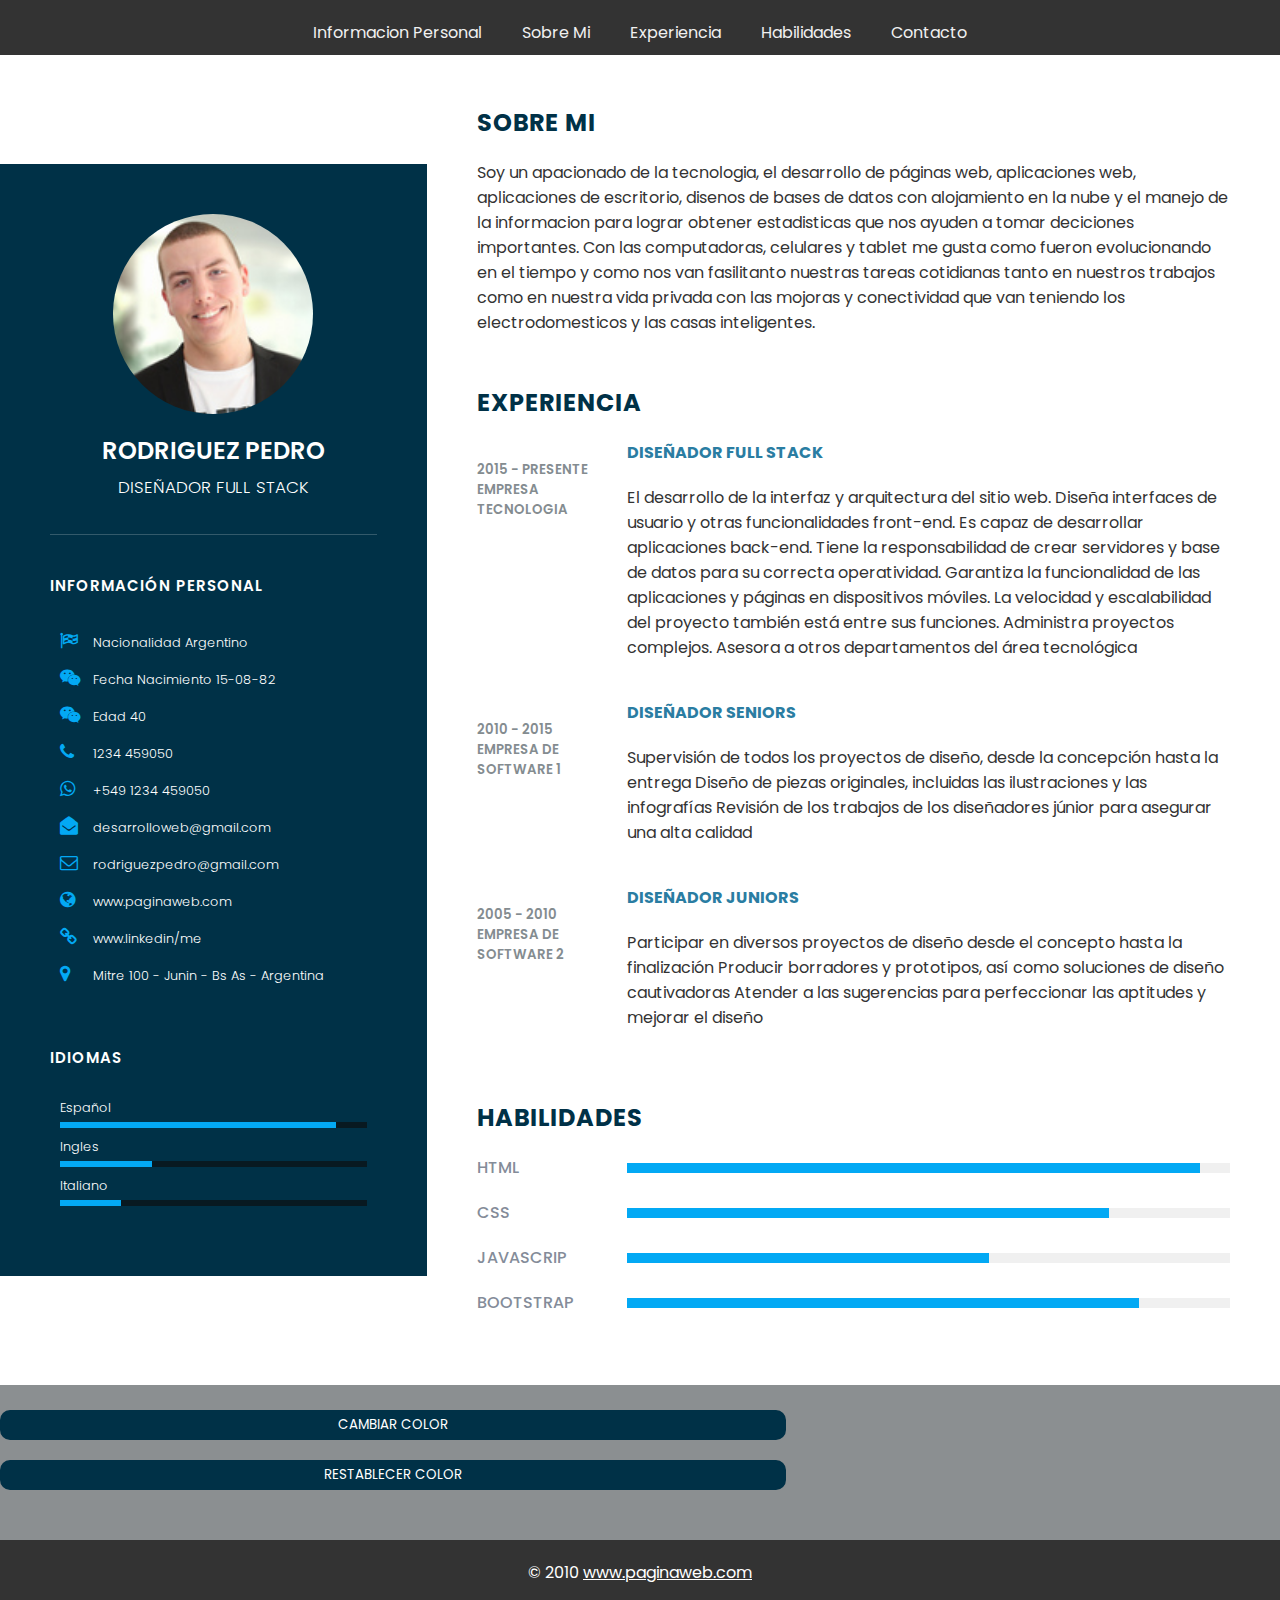
<file: index.html>
<!DOCTYPE html>
<html lang="es">
    <head>
        <meta charset="UTF-8">
        <meta http-equiv="X-UA-Compatible" content="IE=edge">
        <meta name="viewport" content="width=device-width, initial-scale=1.0">
        <title>Página Web HTML, CSS y JAVASCRIP.</title>
        <link rel="stylesheet" href="https://cdnjs.cloudflare.com/ajax/libs/font-awesome/4.7.0/css/font-awesome.css" integrity="sha512-5A8nwdMOWrSz20fDsjczgUidUBR8liPYU+WymTZP1lmY9G6Oc7HlZv156XqnsgNUzTyMefFTcsFH/tnJE/+xBg==" crossorigin="anonymous" referrerpolicy="no-referrer" />
        <link rel="stylesheet" href="./css/estilos.css">
    </head>
    <body>
        
        <header id="menu-header">
		
            <!--Menu-->
            <nav>
                <ul>
                    <li><a href="#ref_info">Informacion Personal</a></li>
                    <li><a href="#ref_sobre">Sobre Mi</a></li>
                    <li><a href="#ref_exper">Experiencia</a></li>
                    <li><a href="#ref_habil">Habilidades</a></li>
                    <li><a href="contacto.html">Contacto</a></li>
                </ul>
            </nav>
                               
        </header>

        <div class="contenedor">

            <!--Lado Izquierdo del Formulario-->
            <div class="lado_izquierdo">
                <div class="perfil">
                    <div class="imgBx">
                        <img src="./imagenes/Foto.jpg">
                    </div>    
                    <h2>Rodriguez Pedro<br><span>Diseñador full stack</span></h2>
                </div>

                <!--Informacion Personal-->
                <div class="infoPersonal" id="ref_info">
                    <h3 class="titulo">Información Personal</h3>
                    <ul>
                        <li>
                            <span class="icono"><i class="fa fa-flag-checkered" aria-hidden="true"></i></span>
                            <span class="texto">Nacionalidad Argentino</span>
                        </li>
                        <li>
                            <span class="icono"><i class="fa fa-weixin" aria-hidden="true"></i></span>
                            <span class="texto">Fecha Nacimiento 15-08-82</span>
                        </li>
                        <li>
                            <span class="icono"><i class="fa fa-weixin" aria-hidden="true"></i></span>
                            <span class="texto">Edad 40</span>
                        </li>
                        <li>
                            <span class="icono"><i class="fa fa-phone" aria-hidden="true"></i></span>
                            <span class="texto">1234 459050</span>
                        </li>
                        <li>
                            <span class="icono"><i class="fa fa-whatsapp" aria-hidden="true"></i></span>
                            <span class="texto">+549 1234 459050</span>
                        </li>
                        <li>
                            <span class="icono"><i class="fa fa-envelope-open" aria-hidden="true"></i></span>
                            <span class="texto">desarrolloweb@gmail.com</span>
                        </li>
                        <li>
                            <span class="icono"><i class="fa fa-envelope-o" aria-hidden="true"></i></span>
                            <span class="texto">rodriguezpedro@gmail.com</span>
                        </li>
                        <li>
                            <span class="icono"><i class="fa fa-globe" aria-hidden="true"></i></span>
                            <span class="texto">www.paginaweb.com</span>
                        </li>
                        <li>
                            <span class="icono"><i class="fa fa-link" aria-hidden="true"></i></span>
                            <span class="texto">www.linkedin/me</span>
                        </li>
                        <li>
                            <span class="icono"><i class="fa fa-map-marker" aria-hidden="true"></i></span>
                            <span class="texto">Mitre 100 - Junin - Bs As - Argentina</span>
                        </li>
                    </ul>
                </div>

                <div class="infoPersonal idiomas">
                    <h3 class="titulo">Idiomas</h3>
                    <ul>
                        <li>
                            <span class="texto">Español</span>
                            <span class="nivel">
                                <div style="width: 90%;"></div>
                            </span>
                        </li>
                        <li>
                            <span class="texto">Ingles</span>
                            <span class="nivel">
                                <div style="width: 30%;"></div>
                            </span>
                        </li>
                        <li>
                            <span class="texto">Italiano</span>
                            <span class="nivel">
                                <div style="width: 20%;"></div>
                            </span>
                        </li>
                    </ul>
                </div>

            </div>

            <!--Lado Derecho del Formulario-->
            <div class="lado_derecho">
                <!--Sobre Mi-->
                <div class="sobreMi" id="ref_sobre">
                    <h2 class="titulo2">Sobre Mi</h2>
                    <P>Soy un apacionado de la tecnologia, el desarrollo de páginas web, aplicaciones web,
                    aplicaciones de escritorio, disenos de bases de datos con alojamiento en la nube y el manejo 
                    de la informacion para lograr obtener estadisticas que nos ayuden a tomar deciciones importantes.   
                    Con las computadoras, celulares y tablet me gusta como fueron evolucionando en el tiempo y como 
                    nos van fasilitanto nuestras tareas cotidianas tanto en nuestros trabajos como en nuestra vida 
                    privada con las mojoras y conectividad que van teniendo los electrodomesticos y las casas inteligentes.</P>
                </div>
                <!--Experiencia-->
                <div class="sobreMi Experiencia" id="ref_exper">
                    <h2 class="titulo2">Experiencia</h2>
                    <div class="caja">
                        <div class="añosdeTrabajo">
                            <h5>2015 - Presente</h5>    
                            <h5>Empresa Tecnologia</h5>
                        </div>
                        <div class="texto">
                            <h4>Diseñador full stack</h4>
                            <p>El desarrollo de la interfaz y arquitectura del sitio web.
                                Diseña interfaces de usuario y otras funcionalidades front-end.
                                Es capaz de desarrollar aplicaciones back-end.
                                Tiene la responsabilidad de crear servidores y base de datos para su correcta operatividad.
                                Garantiza la funcionalidad de las aplicaciones y páginas en dispositivos móviles.
                                La velocidad y escalabilidad del proyecto también está entre sus funciones.
                                Administra proyectos complejos.
                                Asesora a otros departamentos del área tecnológica</p>
                        </div>
                    </div>
                    <div class="caja">
                        <div class="añosdeTrabajo">
                            <h5>2010 - 2015</h5>    
                            <h5>Empresa de software 1</h5>
                        </div>
                        <div class="texto">
                            <h4>Diseñador Seniors</h4>
                            <p>Supervisión de todos los proyectos de diseño, desde la concepción hasta la entrega
                                Diseño de piezas originales, incluidas las ilustraciones y las infografías
                                Revisión de los trabajos de los diseñadores júnior para asegurar una alta calidad</p>
                        </div>
                    </div>
                    <div class="caja">
                        <div class="añosdeTrabajo">
                            <h5>2005 - 2010</h5>    
                            <h5>Empresa de software 2</h5>
                        </div>
                        <div class="texto">
                            <h4>Diseñador Juniors</h4>
                            <p>Participar en diversos proyectos de diseño desde el concepto hasta la finalización
                                Producir borradores y prototipos, así como soluciones de diseño cautivadoras
                                Atender a las sugerencias para perfeccionar las aptitudes y mejorar el diseño</p>
                        </div>
                    </div>
                </div>
                <!--Habilidades-->
                <div class="sobreMi habilidades" id="ref_habil">
                    <h2 class="titulo2">Habilidades</h2>
                    <div class="caja">
                        <h4>HTML</h4>
                        <div class="nivel">
                            <div style="width: 95%;"></div>
                        </div>
                    </div>
                    <div class="caja">
                        <h4>CSS</h4>
                        <div class="nivel">
                            <div style="width: 80%;"></div>
                        </div>
                    </div>
                    <div class="caja">
                        <h4>JavaScrip</h4>
                        <div class="nivel">
                            <div style="width: 60%;"></div>
                        </div>
                    </div>
                    <div class="caja">
                        <h4>Bootstrap</h4>
                        <div class="nivel">
                            <div style="width: 85%;"></div>
                        </div>
                    </div>
                </div>
            </div>
        </div>

        <div Class="barrabotones">
            <button type="button" id="boton_cambiarcolor">Cambiar Color</button>
            <button type="button" id="boton_pordefecto">Restablecer Color</button>
        </div>
        
        <script src="js/funciones.js"></script>

        <footer id="Pie-Pagina">
            <p>&copy; 2010 <a href="http://www.paginaweb.com">www.paginaweb.com</a></p>
        </footer> 
            
    </body>

</html>
</file>
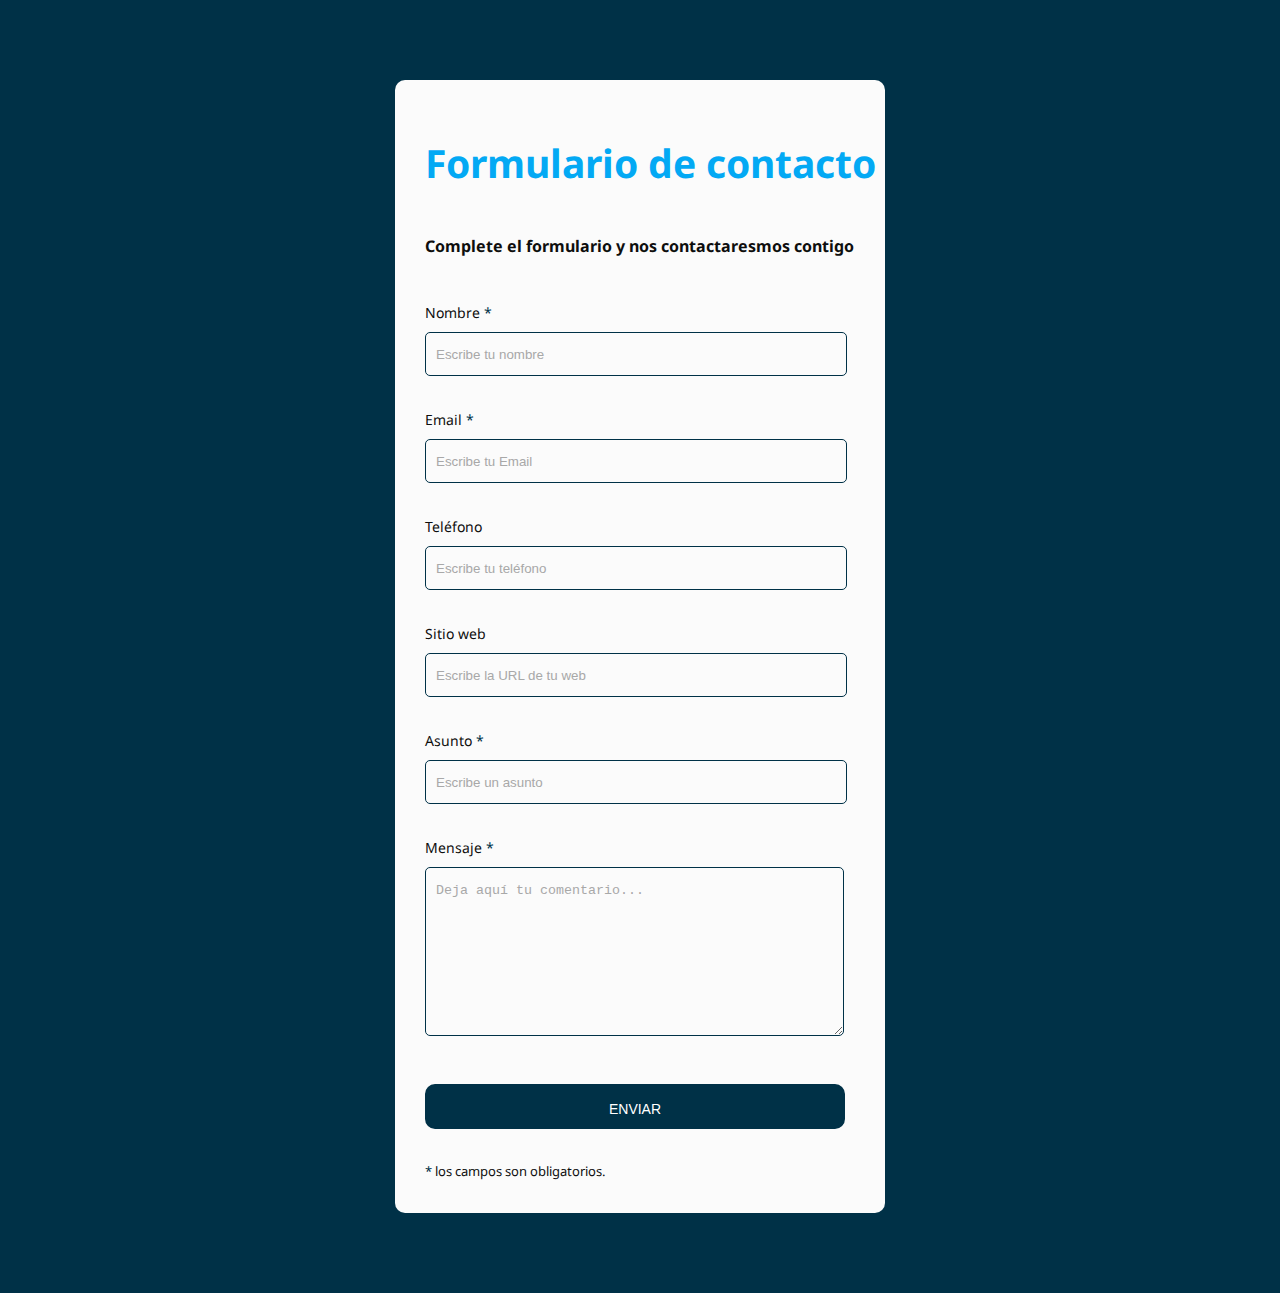
<file: Contacto.html>
<!DOCTYPE html>
<html lang="es">
<head>
    <meta charset="UTF-8">
    <meta http-equiv="X-UA-Compatible" content="IE=edge">
    <meta name="viewport" content="width=device-width, initial-scale=1.0">
    <title>Formulario de contacto</title>
    <link rel="stylesheet" type="text/css" href="./css/formcontactos.css">
</head>
<body>

    <div class="contacto_form">

       <div class="formulario">      
         <h1>Formulario de contacto</h1>
         <h3>Complete el formulario y nos contactaresmos contigo</h3>

         <form action="formulario" method="post">       
         
            <p>
              <label for="nombre" class="colocar_nombre">Nombre
                <span class="obligatorio">*</span>
              </label>
              <input type="text" name="introducir_nombre" id="nombre" required="obligatorio" placeholder="Escribe tu nombre">
            </p>
              
            <p>
              <label for="email" class="colocar_email">Email
                <span class="obligatorio">*</span>
              </label>
              <input type="email" name="introducir_email" id="email" required="obligatorio" placeholder="Escribe tu Email">
            </p>
            
            <p>
              <label for="telefone" class="colocar_telefono">Teléfono</label>
              <input type="tel" name="introducir_telefono" id="telefono" placeholder="Escribe tu teléfono">
            </p>    
              
            <p>
              <label for="website" class="colocar_website">Sitio web</label>
              <input type="url" name="introducir_website" id="website" placeholder="Escribe la URL de tu web">
            </p>    
              
            <p>
              <label for="asunto" class="colocar_asunto">Asunto
               <span class="obligatorio">*</span>
              </label>
              <input type="text" name="introducir_asunto" id="assunto" required="obligatorio" placeholder="Escribe un asunto">
            </p>    
              
            <p>
              <label for="mensaje" class="colocar_mensaje">Mensaje
               <span class="obligatorio">*</span>
              </label>                     
              <textarea name="introducir_mensaje" class="texto_mensaje" id="mensaje" required="obligatorio" placeholder="Deja aquí tu comentario..."></textarea> 
            </p>                    
              
            <button type="submit" name="enviar_formulario" id="enviar"><p>Enviar</p></button>
            <p class="aviso">
              <span class="obligatorio"> * </span>los campos son obligatorios.
            </p>          
            
          </form>
    </div>  
  </div>

</body>
</html>
</file>
<file: css/estilos.css>
@import url('https://fonts.googleapis.com/css?family=poppins:200,300,400,500,600,700,800,900&display=swap');
* {
  box-sizing:  border-box;
  margin: 0;
  padding: 0;
  box-sizing: border-box;
  font-family: 'Poppins', sans-serif;
}

header{
    position: sticky; 
    padding-top: 20px;
    padding-bottom: 20px;
    background: #fff;
    Background-color: #99CCFF;
 }

 nav{
    background: #333;
	color: white;
    height: 80px;
	width: 100%;     
	left: 0;         
	top: 0;          
	position: fixed; 
    max-width: 1700px;
    margin: auto;
}

 nav ul{
    display:inline-flex;
    justify-content: center;
    list-style: none;
    width: 100%;
 }

nav ul li{
    display: inline-block;
    text-align: center;
}

nav ul li a{
    text-decoration: none;
    color: #f0f0f0;
    padding: 20px;
    display: block;
}

nav ul li a:hover{
    background: #003147;
}

body{
    display: block;
    background-color: #8b8f91 ;
    justify-content: center;
    align-items: center;
    min-height: 100vh;
}

.contenedor{
    display: grid;
    grid-template-columns: 1fr 2fr;
    -webkit-box-align: center;
    align-items: center;
    -webkit-box-pack: center;
    justify-content: center;
    margin: 15px 0px;
    background: #fff;
    min-height: 120px;
    overflow: hidden;
    position: relative;
}

.contenedor .lado_izquierdo{
    position: relative;
    background: #003147;
    padding: 50px;
}

.perfil{
    position: relative;
    display: flex;
    flex-direction: column;
    align-items: center;
    padding-bottom: 10px;
    border-bottom: 1px solid rgba(255, 255, 255, 0.2);
}

 .perfil .imgBx{
    position: relative;
    width: 200px;
    height: 200px;
    border-radius: 50%;
    overflow: hidden;
 }

 .perfil .imgBx img{
    position: absolute;
    top: 0;
    left: 0;
    width: 100%;
    height: 100%;
    object-fit: cover;
 }

 .perfil h2{
    color: #fff;
    font-size: 1.5em;
    margin-top: 20px;
    text-transform: uppercase;
    text-align: center;
    font-weight: 600;
    line-height: 1.4em;
    margin-bottom: 20px;
 }

 .perfil h2 span{
    font-size: 0.7em;
    font-weight: 300;
 }

.infoPersonal{
    padding-top: 40px;
    font-size: 0.8em;
}

.titulo{
    color: #fff;
    text-transform: uppercase;
    font-weight: 600;
    letter-spacing: 1px;
    margin-bottom: 10px;
}

.infoPersonal ul{
    position: relative;
    padding: 10px;
}

.infoPersonal ul li{
    position: relative;
    list-style: none;
    margin: 10px 0;
    cursor: pointer;
}

.infoPersonal ul li .icono{
    display: inline-block;
    width: 30px;
    font-size: 18px;
    color: #03a9f4;
}

.infoPersonal ul li span{
    color:#fff;
    font-weight: 300;
}

.infoPersonal.idiomas .nivel{
    position: relative;
    width: 100%;
    height: 6px;
    background: #081921;
    display: block;
    margin-top: 5px;
}

.infoPersonal.idiomas .nivel div{
    position: absolute;
    top: 0;
    left: 0;
    height: 100%;
    background: #03a9f4;
}

.contenedor .lado_derecho{
    position: relative;
    background: #fff;
    padding: 50px;
}

.sobreMi{
    margin-bottom: 50px;
}

.sobreMi:last-child{
    margin-bottom: 0;
}

.sobreMi .titulo2 {
    color: #003147;
    text-transform: uppercase;
    letter-spacing: 1px;
    margin-bottom: 20px;
}

.sobreMi .caja{
    display: flex;
    flex-direction: row;
    margin: 20px 0;
}

.sobreMi .caja .añosdeTrabajo{
    min-width: 150px;
    margin-top: 20px;
}

.sobreMi .caja .añosdeTrabajo h5{
    text-transform: uppercase;
    color: #848c90;
    font-weight: 600;
}

.sobreMi .caja .texto h4{
    text-transform: uppercase;
    color: #2a7da2;
    font-size: 16px;
    margin-bottom: 20px;
}

.sobreMi p{
    color: #333;
    margin-bottom: 20px;
}

.habilidades .caja{
    position: relative;
    width: 100%;
    display: grid;
    grid-template-columns: 150px 1fr;
    justify-content: center;
    align-items: center;
}

.habilidades .caja h4{ 
    text-transform: uppercase;
    color: #848c99;
    font-weight: 500;
}

.habilidades .caja .nivel{ 
    position: relative;
    width: 100%;
    height: 10px;
    background: #f0f0f0;
}

.habilidades .caja .nivel div{ 
    position: absolute;
    top: 0;
    left: 0;
    height: 100%;
    background: #03a9f4;
}

button{
    color: white;
    height: 30px; 
    padding-left: 5px;
    padding-right: 5px;   
    margin-bottom: 10px; 
    margin-top: 10px;   
    text-transform: uppercase;
    background-color: #003147;
    border-color: #003147;
    border-style: solid; 
    border-radius: 10px;  
    width: 786px;   
    cursor: pointer;
}

#Pie-Pagina {
	background: #333;
	color: white;
	text-align: center;
	padding: 20px;
	margin-top: 40px;
}

#Pie-Pagina p {
		margin: 0;
}
	
#Pie-Pagina a {
		color: white;
}
</file>
<file: css/formcontactos.css>
@import url(https://fonts.googleapis.com/css?family=Noto+Sans);

body{
  height: 100%; 
  font-family: 'Noto Sans', sans-serif;
  background-color: #003147;
}

.contacto_form{  
  width: 460px; 
  height: auto;
  margin: 80px auto;
  border-radius: 10px;  
  padding-top: 30px;
  padding-bottom: 20px;  
  background-color: #fbfbfb; 
  padding-left: 30px; 
}

input{
  background-color: #fbfbfb; 
  width: 408px; 
  height: 40px; 
  border-radius: 5px;  
  border-style: solid; 
  border-width: 1px; 
  border-color: #003147;
  margin-top: 10px;  
  padding-left: 10px;
  margin-bottom: 20px; 
}

textarea{
  background-color: #fbfbfb; 
  width: 405px; 
  height: 150px; 
  border-radius: 5px;  
  border-style: solid; 
  border-width: 1px; 
  border-color: #003147;
  margin-top: 10px;  
  padding-left: 10px;
  margin-bottom: 20px; 
  padding-top: 15px; 
}

label{
  display: block; 
  float: center;  
}

button{
  height: 45px; 
  padding-left: 5px;
  padding-right: 5px;   
  margin-bottom: 20px; 
  margin-top: 10px;   
  text-transform: uppercase;
  background-color: #003147;
  border-color: #003147;
  border-style: solid; 
  border-radius: 10px;  
  width: 420px;   
  cursor: pointer;
}

button p{
  color: #fff; 
}

span{
  color: #003147;; 
}

.aviso{
  font-size: 13px;  
  color: #0e0e0e;  
}

h1{
  font-size: 39px;  
  text-align: letf; 
  padding-bottom: 20px; 
  color:  #03a9f4;
}

h3{
  font-size: 16px; 
  padding-bottom: 30px;
  color: #0e0e0e;   
}

p{
  font-size: 14px; 
  color: #0e0e0e; 
}

::-webkit-input-placeholder {
 color: #a8a8a8;
}

::-webkit-textarea-placeholder {
 color: #a8a8a8;
}

.formulario input:focus{
  outline:0;
  border: 1px solid #97d848;
}

.formulario textarea:focus{
  outline:0;
  border: 1px solid #97d848;
}
</file>
